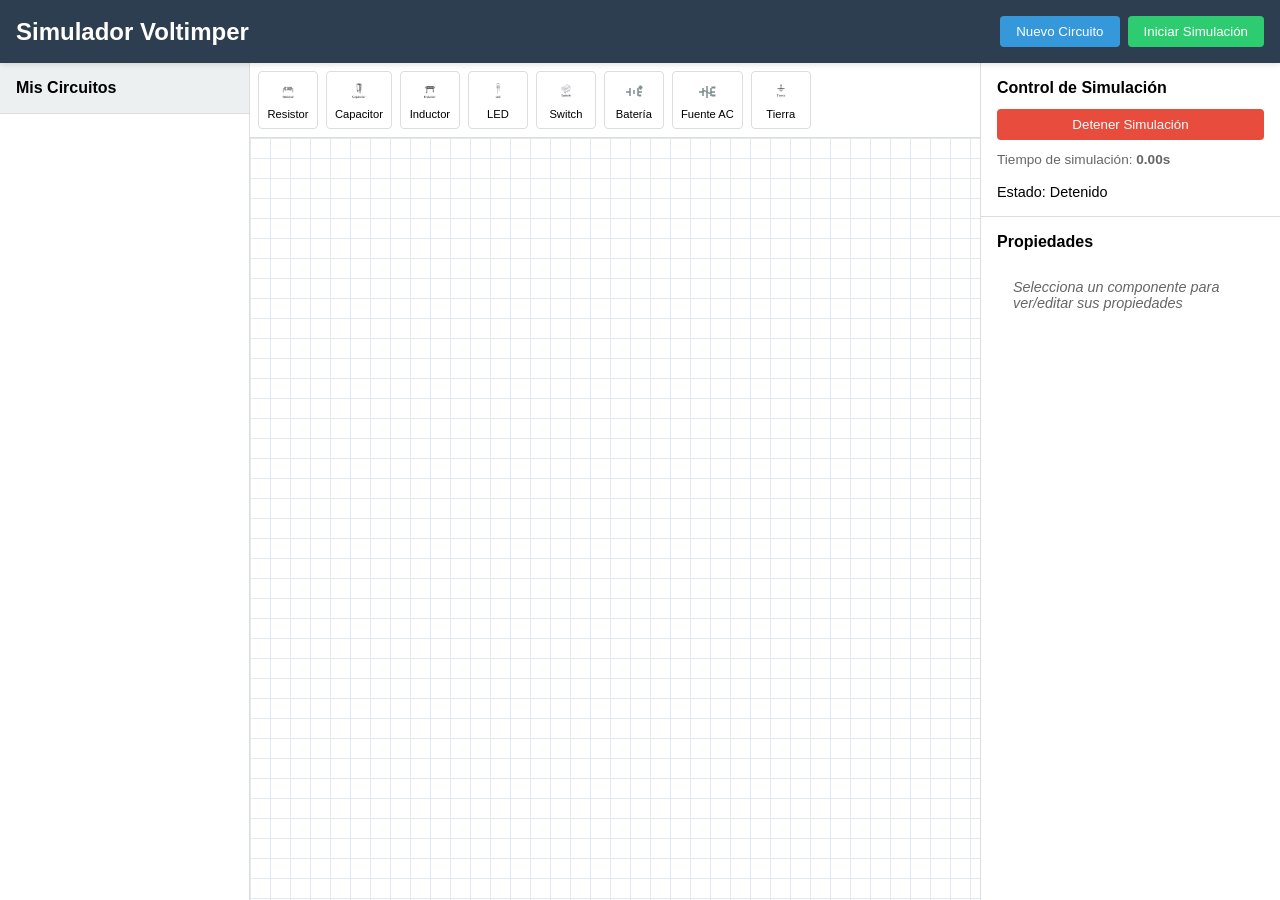
<file: index.html>
<!DOCTYPE html>
<html lang="es">
<head>
    <meta charset="UTF-8">
    <meta name="viewport" content="width=device-width, initial-scale=1.0">
    <title>Simulador voltimper</title>
    <link rel="stylesheet" href="styles.css">
</head>
<body>
    <div class="navbar">
        <h1>Simulador Voltimper</h1>
        <div class="navbar-buttons">
            <button id="newCircuitBtn" class="btn btn-primary">Nuevo Circuito</button>
            <button id="simulateBtn" class="btn btn-success">Iniciar Simulación</button>
        </div>
    </div>

    <div class="main-container">
        <div class="sidebar">
            <div class="sidebar-title">Mis Circuitos</div>
            <div id="circuitsList" class="circuits-list"></div>
        </div>

        <div class="workspace">
            <div class="components-toolbar" id="componentsToolbar">
                <button class="component-btn" data-component="resistor" title="Resistencia">
                    <img src="../images/Resistor.png" alt="Resistor Icono" class="component-icon">
                    <span class="component-label">Resistor</span>
                </button>
                <button class="component-btn" data-component="capacitor" title="Capacitor">
                    <img src="../images/Capacitor.png" alt="Capacitor Icono" class="component-icon">
                    <span class="component-label">Capacitor</span>
                </button>
                <button class="component-btn" data-component="inductor" title="Inductor">
                    <img src="../images/Inductor.png" alt="Inductor Icono" class="component-icon">
                    <span class="component-label">Inductor</span>
                </button>
                <button class="component-btn" data-component="led" title="LED">
                    <img src="../images/Led.png" alt="Led Icono" class="component-icon">
                    <span class="component-label">LED</span>
                </button>
                <button class="component-btn" data-component="switch" title="Interruptor">
                    <img src="../images/Switch.png" alt="Switch Icono" class="component-icon">
                    <span class="component-label">Switch</span>
                </button>
                <button class="component-btn" data-component="battery" title="Fuente de Voltaje DC">
                    <svg class="component-icon" viewBox="0 0 24 24">
                        <path d="M4 12 H 8 M 16 12 H 20 M 8 8 V 16 M 12 10 V 14 M 16 8 V 16"/>
                        <text x="17" y="9" font-size="5" fill="currentColor">+</text>
                        <text x="17" y="17" font-size="5" fill="currentColor">-</text>
                    </svg>
                    <span class="component-label">Batería</span>
                </button>
                <button class="component-btn" data-component="ac_source" title="Fuente de Voltaje AC">
                    <svg class="component-icon" viewBox="0 0 24 24">
                        <path d="M4 12 H 8 M 16 12 H 20 M 8 8 V 16 M 12 6 V 18 M 16 8 V 16"/>
                        <path d="M 8 12 C 10 8 14 16 16 12" stroke-width="1.5" fill="none"/>
                        <text x="17" y="9" font-size="5" fill="currentColor">~</text>
                        <text x="17" y="17" font-size="5" fill="currentColor">~</text>
                    </svg>
                    <span class="component-label">Fuente AC</span>
                </button>
                <button class="component-btn" data-component="ground" title="Tierra">
                    <img src="../images/Tierra.png" alt="Tierra Icono" class="component-icon">
                    <span class="component-label">Tierra</span>
                </button>
            </div>
            <div class="circuit-canvas" id="circuitCanvas">
                <svg id="connections-svg"></svg>
                <div id="circuitStage" class="circuit-stage"></div>
                <div id="tooltip" class="tooltip"></div>
            </div>
        </div>

        <div class="control-panel">
            <div class="panel-section">
                <div class="panel-title">Control de Simulación</div>
                <div class="simulation-controls">
                    <button id="resetSimulationBtn" class="btn btn-danger">Detener Simulación</button>
                    <div class="control-group">
                        <div class="control-label">Tiempo de simulación: <span id="simulationTime">0.00s</span></div>
                    </div>
                    <div id="simulationStatus" style="font-size: 0.9rem; margin-top: 5px;">Estado: Detenido</div>
                </div>
            </div>
            <div class="panel-section component-properties" id="componentPropertiesSection">
                <div class="panel-title" id="componentPropertiesTitle">
                    <span>Propiedades</span>
                    <button id="deleteComponentBtn" class="btn btn-danger" style="display: none;">Eliminar</button>
                </div>
                <div id="componentPropertiesContent">
                    <div class="no-component-selected">Selecciona un componente para ver/editar sus propiedades</div>
                </div>
            </div>
        </div>
    </div>

    <div id="newCircuitModal" class="modal">
        <div class="modal-content">
            <div class="modal-header">
                <div class="modal-title">Nuevo Circuito</div>
                <button class="modal-close" data-close-modal="newCircuitModal">&times;</button>
            </div>
            <div class="modal-body">
                <form id="newCircuitForm" class="new-circuit-form">
                    <div class="form-group">
                        <label class="form-label" for="circuitNameInput">Nombre del Circuito</label>
                        <input type="text" id="circuitNameInput" class="form-input" placeholder="Ej: Circuito RC Básico" required>
                    </div>
                    <div class="form-group">
                        <label class="form-label" for="circuitDescriptionInput">Descripción (opcional)</label>
                        <textarea id="circuitDescriptionInput" class="form-input" rows="3" placeholder="Breve descripción del propósito del circuito..."></textarea>
                    </div>
                    <div class="form-buttons">
                        <button type="button" class="btn btn-danger" data-close-modal="newCircuitModal">Cancelar</button>
                        <button type="submit" class="btn btn-primary">Crear Circuito</button>
                    </div>
                </form>
            </div>
        </div>
    </div>

    <div id="graphModal" class="modal">
        <div class="modal-content">
            <div class="modal-header">
                <div class="modal-title">Análisis del Circuito (Placeholder)</div>
                <button class="modal-close" data-close-modal="graphModal">&times;</button>
            </div>
        </div>
    </div>

    <div class="notification" id="notification">
        <div class="notification-title" id="notificationTitle">Título</div>
        <div class="notification-message" id="notificationMessage">Mensaje</div>
    </div>

    <script src="../script.js">

    </script>
</body>
</html>
</file>
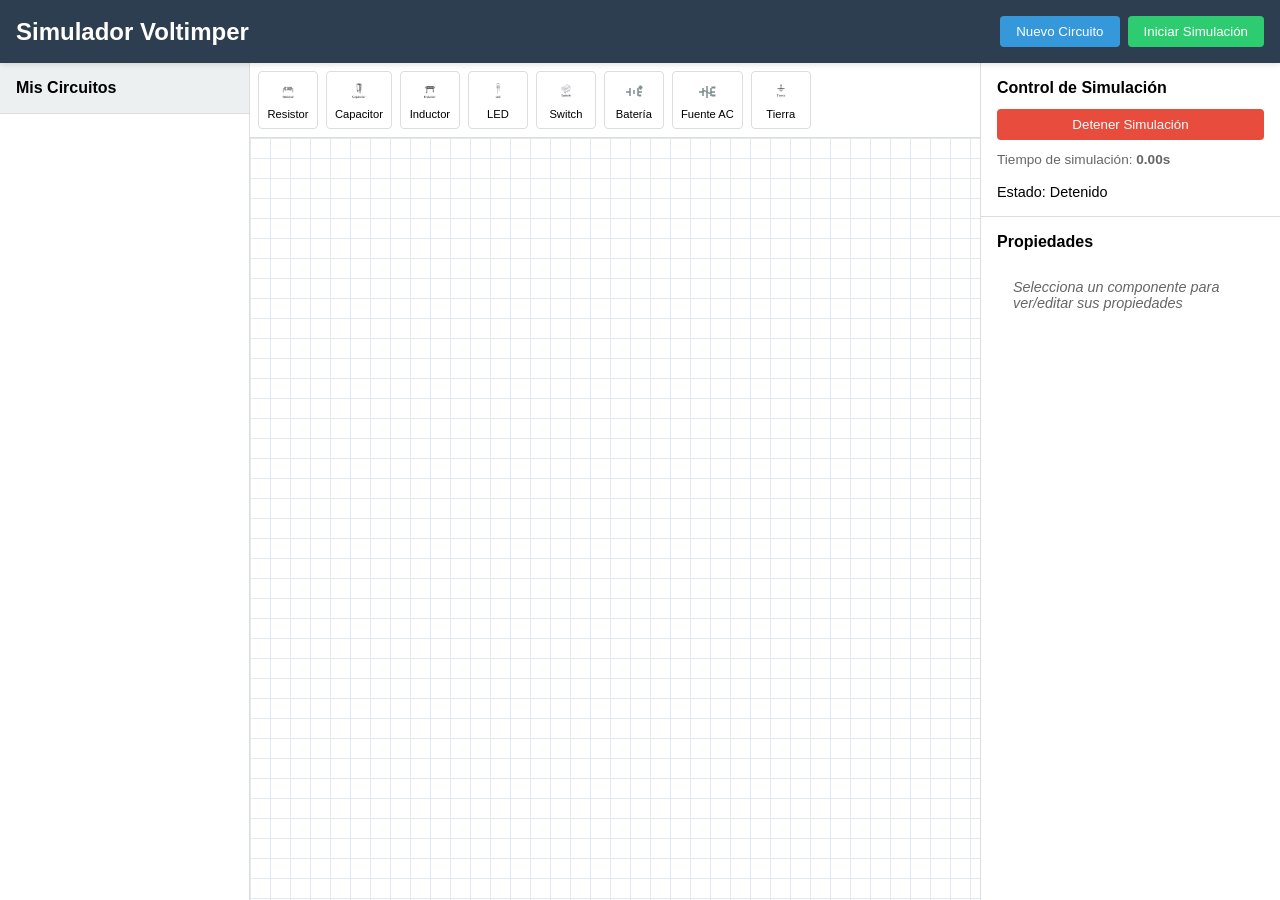
<file: Vista/SimuladorDeCircuitos.html>
<!DOCTYPE html>
<html lang="es">
<head>
    <meta charset="UTF-8">
    <meta name="viewport" content="width=device-width, initial-scale=1.0">
    <title>Simulador voltimper</title>
    <link rel="stylesheet" href="styles.css">
</head>
<body>
    <div class="navbar">
        <h1>Simulador Voltimper</h1>
        <div class="navbar-buttons">
            <button id="newCircuitBtn" class="btn btn-primary">Nuevo Circuito</button>
            <button id="simulateBtn" class="btn btn-success">Iniciar Simulación</button>
        </div>
    </div>

    <div class="main-container">
        <div class="sidebar">
            <div class="sidebar-title">Mis Circuitos</div>
            <div id="circuitsList" class="circuits-list"></div>
        </div>

        <div class="workspace">
            <div class="components-toolbar" id="componentsToolbar">
                <button class="component-btn" data-component="resistor" title="Resistencia">
                    <img src="../images/Resistor.png" alt="Resistor Icono" class="component-icon">
                    <span class="component-label">Resistor</span>
                </button>
                <button class="component-btn" data-component="capacitor" title="Capacitor">
                    <img src="../images/Capacitor.png" alt="Capacitor Icono" class="component-icon">
                    <span class="component-label">Capacitor</span>
                </button>
                <button class="component-btn" data-component="inductor" title="Inductor">
                    <img src="../images/Inductor.png" alt="Inductor Icono" class="component-icon">
                    <span class="component-label">Inductor</span>
                </button>
                <button class="component-btn" data-component="led" title="LED">
                    <img src="../images/Led.png" alt="Led Icono" class="component-icon">
                    <span class="component-label">LED</span>
                </button>
                <button class="component-btn" data-component="switch" title="Interruptor">
                    <img src="../images/Switch.png" alt="Switch Icono" class="component-icon">
                    <span class="component-label">Switch</span>
                </button>
                <button class="component-btn" data-component="battery" title="Fuente de Voltaje DC">
                    <svg class="component-icon" viewBox="0 0 24 24">
                        <path d="M4 12 H 8 M 16 12 H 20 M 8 8 V 16 M 12 10 V 14 M 16 8 V 16"/>
                        <text x="17" y="9" font-size="5" fill="currentColor">+</text>
                        <text x="17" y="17" font-size="5" fill="currentColor">-</text>
                    </svg>
                    <span class="component-label">Batería</span>
                </button>
                <button class="component-btn" data-component="ac_source" title="Fuente de Voltaje AC">
                    <svg class="component-icon" viewBox="0 0 24 24">
                        <path d="M4 12 H 8 M 16 12 H 20 M 8 8 V 16 M 12 6 V 18 M 16 8 V 16"/>
                        <path d="M 8 12 C 10 8 14 16 16 12" stroke-width="1.5" fill="none"/>
                        <text x="17" y="9" font-size="5" fill="currentColor">~</text>
                        <text x="17" y="17" font-size="5" fill="currentColor">~</text>
                    </svg>
                    <span class="component-label">Fuente AC</span>
                </button>
                <button class="component-btn" data-component="ground" title="Tierra">
                    <img src="../images/Tierra.png" alt="Tierra Icono" class="component-icon">
                    <span class="component-label">Tierra</span>
                </button>
            </div>
            <div class="circuit-canvas" id="circuitCanvas">
                <svg id="connections-svg"></svg>
                <div id="circuitStage" class="circuit-stage"></div>
                <div id="tooltip" class="tooltip"></div>
            </div>
        </div>

        <div class="control-panel">
            <div class="panel-section">
                <div class="panel-title">Control de Simulación</div>
                <div class="simulation-controls">
                    <button id="resetSimulationBtn" class="btn btn-danger">Detener Simulación</button>
                    <div class="control-group">
                        <div class="control-label">Tiempo de simulación: <span id="simulationTime">0.00s</span></div>
                    </div>
                    <div id="simulationStatus" style="font-size: 0.9rem; margin-top: 5px;">Estado: Detenido</div>
                </div>
            </div>
            <div class="panel-section component-properties" id="componentPropertiesSection">
                <div class="panel-title" id="componentPropertiesTitle">
                    <span>Propiedades</span>
                    <button id="deleteComponentBtn" class="btn btn-danger" style="display: none;">Eliminar</button>
                </div>
                <div id="componentPropertiesContent">
                    <div class="no-component-selected">Selecciona un componente para ver/editar sus propiedades</div>
                </div>
            </div>
        </div>
    </div>

    <div id="newCircuitModal" class="modal">
        <div class="modal-content">
            <div class="modal-header">
                <div class="modal-title">Nuevo Circuito</div>
                <button class="modal-close" data-close-modal="newCircuitModal">&times;</button>
            </div>
            <div class="modal-body">
                <form id="newCircuitForm" class="new-circuit-form">
                    <div class="form-group">
                        <label class="form-label" for="circuitNameInput">Nombre del Circuito</label>
                        <input type="text" id="circuitNameInput" class="form-input" placeholder="Ej: Circuito RC Básico" required>
                    </div>
                    <div class="form-group">
                        <label class="form-label" for="circuitDescriptionInput">Descripción (opcional)</label>
                        <textarea id="circuitDescriptionInput" class="form-input" rows="3" placeholder="Breve descripción del propósito del circuito..."></textarea>
                    </div>
                    <div class="form-buttons">
                        <button type="button" class="btn btn-danger" data-close-modal="newCircuitModal">Cancelar</button>
                        <button type="submit" class="btn btn-primary">Crear Circuito</button>
                    </div>
                </form>
            </div>
        </div>
    </div>

    <div id="graphModal" class="modal">
        <div class="modal-content">
            <div class="modal-header">
                <div class="modal-title">Análisis del Circuito (Placeholder)</div>
                <button class="modal-close" data-close-modal="graphModal">&times;</button>
            </div>
        </div>
    </div>

    <div class="notification" id="notification">
        <div class="notification-title" id="notificationTitle">Título</div>
        <div class="notification-message" id="notificationMessage">Mensaje</div>
    </div>

    <script src="../script.js">

    </script>
</body>
</html>
</file>
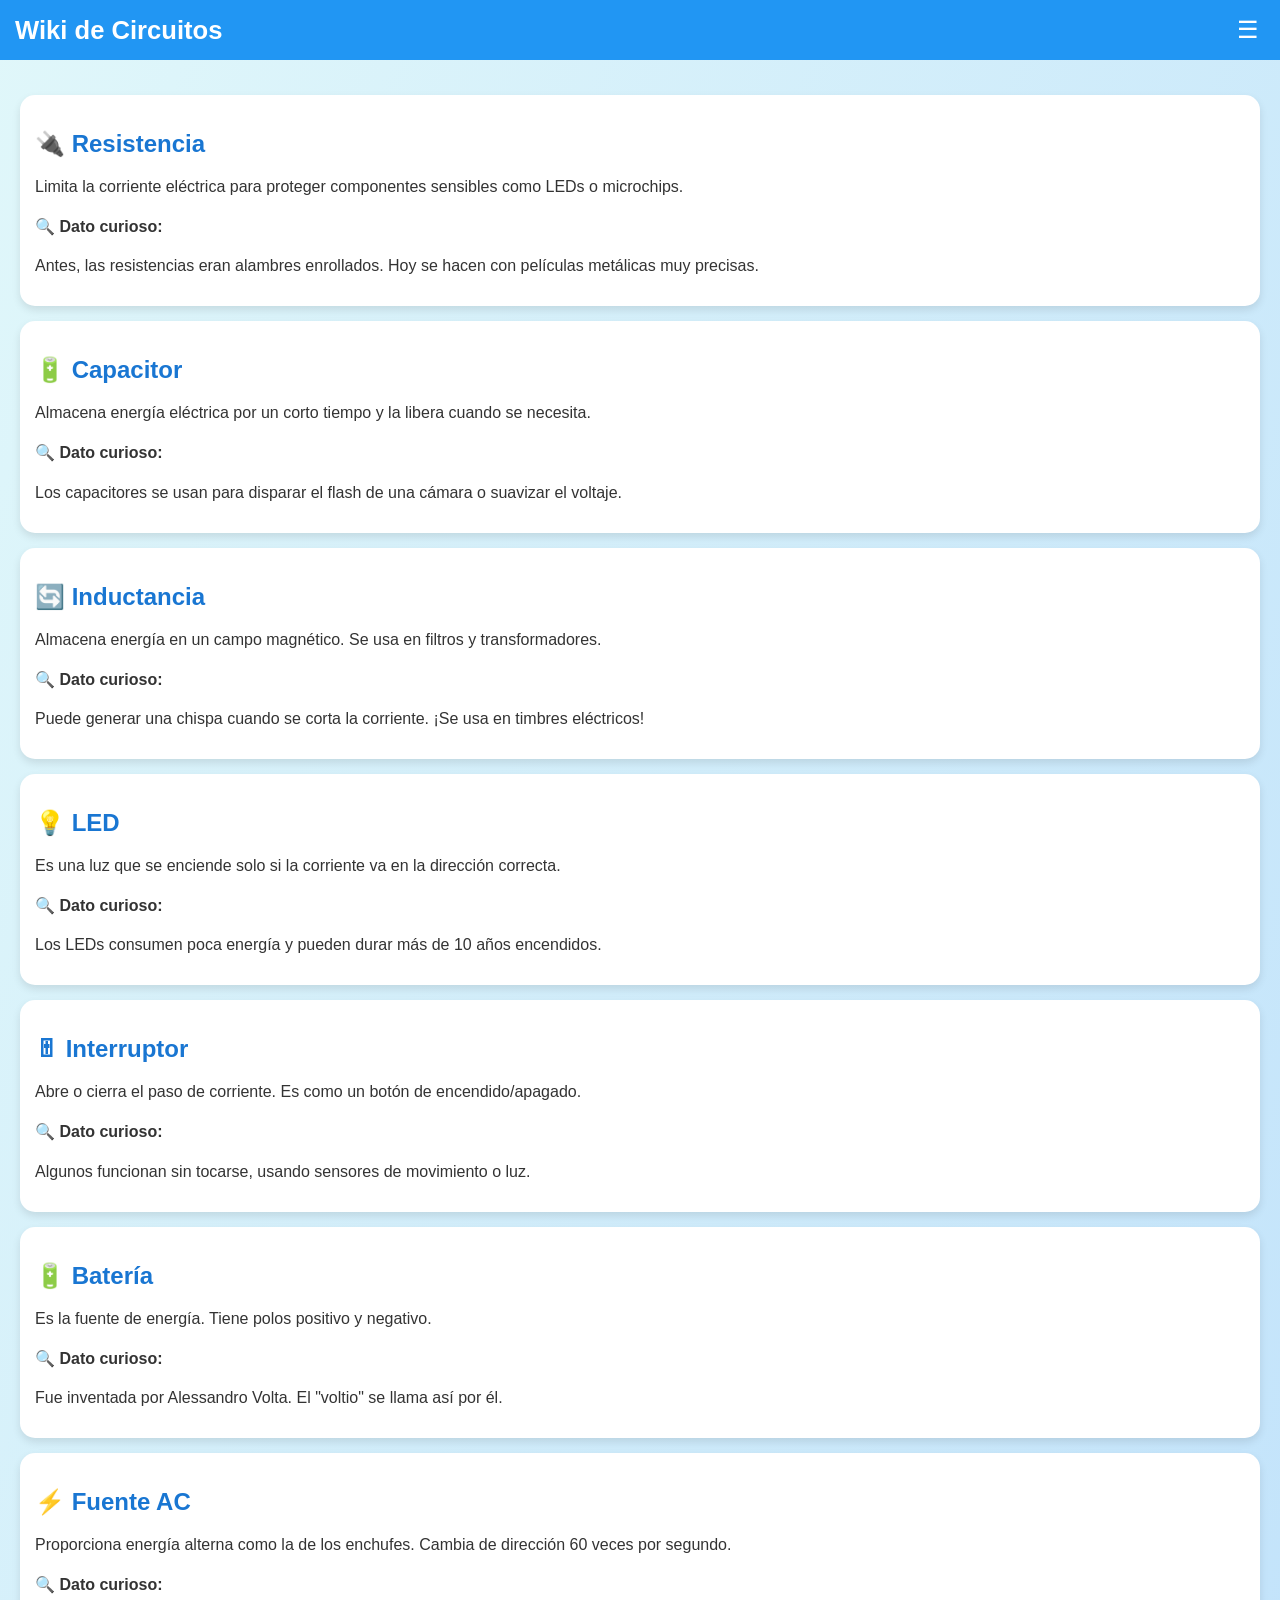
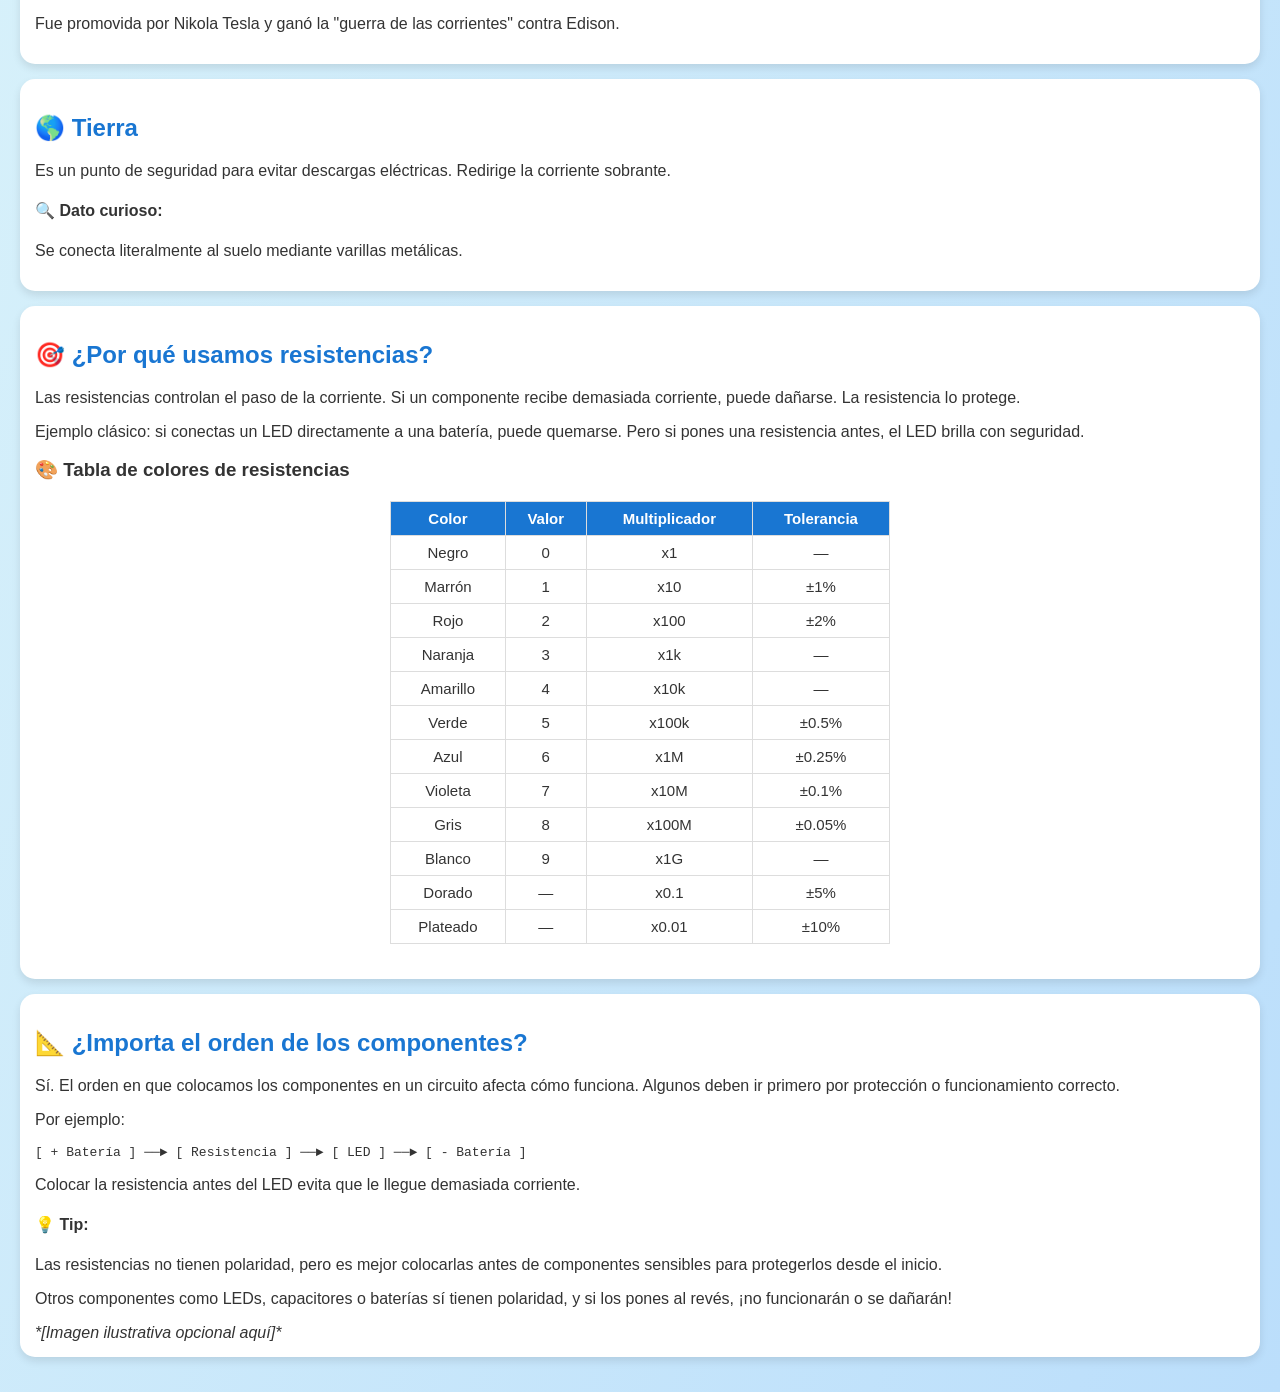
<file: Vista/Wiki.html>
<!DOCTYPE html>
<html lang="es">
<head>
  <meta charset="UTF-8" />
  <meta name="viewport" content="width=device-width, initial-scale=1.0"/>
  <title>Wiki De Circuito</title>
  <style>
    body {
      margin: 0;
      font-family: 'Comic Sans MS', cursive, sans-serif;
      background: linear-gradient(to bottom right, #e0f7fa, #bbdefb);
      color: #333;
    }

    header {
      background-color: #2196f3;
      color: white;
      padding: 15px;
      display: flex;
      justify-content: space-between;
      align-items: center;
    }

    header h1 {
      margin: 0;
      font-size: 1.6em;
    }

    .menu-toggle {
      font-size: 1.5em;
      cursor: pointer;
      background: none;
      border: none;
      color: white;
    }

    nav {
      display: none;
      flex-direction: column;
      background-color: #64b5f6;
    }

    nav a {
      padding: 12px 20px;
      color: white;
      text-decoration: none;
      border-top: 1px solid #42a5f5;
    }

    nav a:hover {
      background-color: #1e88e5;
    }

    section {
      padding: 20px;
    }

    h2 {
      color: #1976d2;
    }

    .componente {
      background: #fff;
      border-radius: 15px;
      padding: 15px;
      margin: 15px 0;
      box-shadow: 0 4px 8px rgba(0,0,0,0.1);
    }

    table {
      width: 100%;
      max-width: 500px;
      margin: 20px auto;
      border-collapse: collapse;
      font-size: 15px;
    }

    table th, table td {
      padding: 8px;
      border: 1px solid #ddd;
      text-align: center;
    }

    table thead {
      background-color: #1976d2;
      color: white;
    }

    @media (max-width: 600px) {
      nav {
        width: 100%;
      }
    }
  </style>
</head>
<body>

<header>
  <h1>Wiki de Circuitos</h1>
  <button class="menu-toggle" onclick="toggleMenu()">☰</button>
</header>

<nav id="menu">
  <a href="#resistencia">Resistencia</a>
  <a href="#capacitor">Capacitor</a>
  <a href="#inductancia">Inductancia</a>
  <a href="#led">LED</a>
  <a href="#switch">Interruptor</a>
  <a href="#bateria">Batería</a>
  <a href="#fuenteac">Fuente AC</a>
  <a href="#tierra">Tierra</a>
  <a href="#porqueresistencia">Uso y colores</a>
  <a href="#orden">Orden en los circuitos</a>
</nav>

<section>
  <div id="resistencia" class="componente">
    <h2>🔌 Resistencia</h2>
    <p>Limita la corriente eléctrica para proteger componentes sensibles como LEDs o microchips.</p>
    <h4>🔍 Dato curioso:</h4>
    <p>Antes, las resistencias eran alambres enrollados. Hoy se hacen con películas metálicas muy precisas.</p>
  </div>

  <div id="capacitor" class="componente">
    <h2>🔋 Capacitor</h2>
    <p>Almacena energía eléctrica por un corto tiempo y la libera cuando se necesita.</p>
    <h4>🔍 Dato curioso:</h4>
    <p>Los capacitores se usan para disparar el flash de una cámara o suavizar el voltaje.</p>
  </div>

  <div id="inductancia" class="componente">
    <h2>🔄 Inductancia</h2>
    <p>Almacena energía en un campo magnético. Se usa en filtros y transformadores.</p>
    <h4>🔍 Dato curioso:</h4>
    <p>Puede generar una chispa cuando se corta la corriente. ¡Se usa en timbres eléctricos!</p>
  </div>

  <div id="led" class="componente">
    <h2>💡 LED</h2>
    <p>Es una luz que se enciende solo si la corriente va en la dirección correcta.</p>
    <h4>🔍 Dato curioso:</h4>
    <p>Los LEDs consumen poca energía y pueden durar más de 10 años encendidos.</p>
  </div>

  <div id="switch" class="componente">
    <h2>🎚 Interruptor</h2>
    <p>Abre o cierra el paso de corriente. Es como un botón de encendido/apagado.</p>
    <h4>🔍 Dato curioso:</h4>
    <p>Algunos funcionan sin tocarse, usando sensores de movimiento o luz.</p>
  </div>

  <div id="bateria" class="componente">
    <h2>🔋 Batería</h2>
    <p>Es la fuente de energía. Tiene polos positivo y negativo.</p>
    <h4>🔍 Dato curioso:</h4>
    <p>Fue inventada por Alessandro Volta. El "voltio" se llama así por él.</p>
  </div>

  <div id="fuenteac" class="componente">
    <h2>⚡ Fuente AC</h2>
    <p>Proporciona energía alterna como la de los enchufes. Cambia de dirección 60 veces por segundo.</p>
    <h4>🔍 Dato curioso:</h4>
    <p>Fue promovida por Nikola Tesla y ganó la "guerra de las corrientes" contra Edison.</p>
  </div>

  <div id="tierra" class="componente">
    <h2>🌎 Tierra</h2>
    <p>Es un punto de seguridad para evitar descargas eléctricas. Redirige la corriente sobrante.</p>
    <h4>🔍 Dato curioso:</h4>
    <p>Se conecta literalmente al suelo mediante varillas metálicas.</p>
  </div>

  <div id="porqueresistencia" class="componente">
    <h2>🎯 ¿Por qué usamos resistencias?</h2>
    <p>Las resistencias controlan el paso de la corriente. Si un componente recibe demasiada corriente, puede dañarse. La resistencia lo protege.</p>
    <p>Ejemplo clásico: si conectas un LED directamente a una batería, puede quemarse. Pero si pones una resistencia antes, el LED brilla con seguridad.</p>
    <h3>🎨 Tabla de colores de resistencias</h3>
    <table>
      <thead>
        <tr>
          <th>Color</th><th>Valor</th><th>Multiplicador</th><th>Tolerancia</th>
        </tr>
      </thead>
      <tbody>
        <tr><td>Negro</td><td>0</td><td>x1</td><td>—</td></tr>
        <tr><td>Marrón</td><td>1</td><td>x10</td><td>±1%</td></tr>
        <tr><td>Rojo</td><td>2</td><td>x100</td><td>±2%</td></tr>
        <tr><td>Naranja</td><td>3</td><td>x1k</td><td>—</td></tr>
        <tr><td>Amarillo</td><td>4</td><td>x10k</td><td>—</td></tr>
        <tr><td>Verde</td><td>5</td><td>x100k</td><td>±0.5%</td></tr>
        <tr><td>Azul</td><td>6</td><td>x1M</td><td>±0.25%</td></tr>
        <tr><td>Violeta</td><td>7</td><td>x10M</td><td>±0.1%</td></tr>
        <tr><td>Gris</td><td>8</td><td>x100M</td><td>±0.05%</td></tr>
        <tr><td>Blanco</td><td>9</td><td>x1G</td><td>—</td></tr>
        <tr><td>Dorado</td><td>—</td><td>x0.1</td><td>±5%</td></tr>
        <tr><td>Plateado</td><td>—</td><td>x0.01</td><td>±10%</td></tr>
      </tbody>
    </table>
  </div>

  <div id="orden" class="componente">
    <h2>📐 ¿Importa el orden de los componentes?</h2>
    <p>Sí. El orden en que colocamos los componentes en un circuito afecta cómo funciona. Algunos deben ir primero por protección o funcionamiento correcto.</p>
    <p>Por ejemplo:</p>
    <pre><code>[ + Batería ] ──► [ Resistencia ] ──► [ LED ] ──► [ - Batería ]</code></pre>
    <p>Colocar la resistencia antes del LED evita que le llegue demasiada corriente.</p>
    <h4>💡 Tip:</h4>
    <p>Las resistencias no tienen polaridad, pero es mejor colocarlas antes de componentes sensibles para protegerlos desde el inicio.</p>
    <p>Otros componentes como LEDs, capacitores o baterías sí tienen polaridad, y si los pones al revés, ¡no funcionarán o se dañarán!</p>
    <em>*[Imagen ilustrativa opcional aquí]*</em>
  </div>
</section>

<script>
  function toggleMenu() {
    const menu = document.getElementById("menu");
    menu.style.display = (menu.style.display === "flex") ? "none" : "flex";
  }
</script>

</body>
</html>
</file>
<file: styles.css>
:root {
    --primary-color: #3498db;
    --secondary-color: #2ecc71;
    --danger-color: #e74c3c;
    --dark-color: #2c3e50;
    --light-color: #ecf0f1;
    --component-color: #7f8c8d;
    --current-color: #f39c12;
    --wire-color: #34495e;
    --terminal-color: #95a5a6;
    --terminal-hover-color: var(--primary-color);
    --terminal-connected-color: var(--secondary-color);
    --ac-source-color: #9b59b6;
    --inductor-color: #16a085;
}

* {
    margin: 0;
    padding: 0;
    box-sizing: border-box;
    font-family: 'Segoe UI', Tahoma, Geneva, Verdana, sans-serif;
}

body {
    display: flex;
    flex-direction: column;
    height: 100vh;
    overflow: hidden;
    background-color: #f5f7fa;
}

.navbar {
    background-color: var(--dark-color);
    color: white;
    padding: 1rem;
    display: flex;
    justify-content: space-between;
    align-items: center;
    box-shadow: 0 2px 5px rgba(0, 0, 0, 0.1);
    z-index: 10;
}

.navbar h1 {
    font-size: 1.5rem;
    margin: 0;
}

.navbar-buttons {
    display: flex;
    gap: 0.5rem;
}

.btn {
    padding: 0.5rem 1rem;
    border: none;
    border-radius: 4px;
    cursor: pointer;
    font-weight: 500;
    transition: all 0.2s;
}

.btn-primary {
    background-color: var(--primary-color);
    color: white;
}

.btn-primary:hover { background-color: #2980b9; }
.btn-success { background-color: var(--secondary-color); color: white; }
.btn-success:hover { background-color: #27ae60; }
.btn-danger { background-color: var(--danger-color); color: white; }
.btn-danger:hover { background-color: #c0392b; }

.main-container {
    display: flex;
    flex: 1;
    overflow: hidden;
}

.sidebar {
    width: 250px;
    background-color: white;
    border-right: 1px solid #ddd;
    display: flex;
    flex-direction: column;
    overflow: hidden;
}

.sidebar-title {
    padding: 1rem;
    font-weight: 600;
    background-color: var(--light-color);
    border-bottom: 1px solid #ddd;
}

.circuits-list {
    flex: 1;
    overflow-y: auto;
    padding: 0.5rem;
}

.circuit-item {
    padding: 0.75rem;
    margin-bottom: 0.5rem;
    background-color: #f8f9fa;
    border-radius: 4px;
    cursor: pointer;
    transition: all 0.2s;
    border-left: 3px solid transparent;
}

.circuit-item:hover {
    background-color: #edf2f7;
}

.circuit-item.active {
    background-color: #e3f2fd;
    border-left: 3px solid var(--primary-color);
}

.circuit-item-name {
    font-weight: 500;
    margin-bottom: 0.25rem;
    word-break: break-all;
}

.circuit-item-info {
    font-size: 0.8rem;
    color: #666;
    word-break: break-all;
}

.circuit-item button {
    float: right;
    margin-left: 5px;
    padding: 2px 5px;
    font-size: 0.7rem;
    cursor: pointer;
}

.workspace {
    flex: 1;
    display: flex;
    flex-direction: column;
    overflow: hidden;
    position: relative;
}

.components-toolbar {
    padding: 0.5rem;
    background-color: white;
    border-bottom: 1px solid #ddd;
    display: flex;
    gap: 0.5rem;
    overflow-x: auto;
}

.component-btn {
    padding: 0.5rem;
    border: 1px solid #ddd;
    border-radius: 4px;
    background-color: white;
    cursor: pointer;
    display: flex;
    flex-direction: column;
    align-items: center;
    gap: 0.25rem;
    min-width: 60px;
    transition: all 0.2s;
}

.component-btn:hover {
    background-color: #f5f7fa;
    border-color: #ccc;
}

.component-btn.active {
    background-color: #e3f2fd;
    border-color: var(--primary-color);
}

.component-icon {
    width: 24px;
    height: 24px;
    stroke: var(--component-color);
    stroke-width: 1.5;
    fill: none;
}

.component-label {
    font-size: 0.7rem;
    text-align: center;
}

.circuit-canvas {
    flex: 1;
    background-color: #ffffff;
    background-image:
        linear-gradient(to right, #e2e8f0 1px, transparent 1px),
        linear-gradient(to bottom, #e2e8f0 1px, transparent 1px);
    background-size: 20px 20px;
    overflow: hidden;
    position: relative;
}

.circuit-stage {
    width: 100%;
    height: 100%;
    position: absolute;
    top: 0;
    left: 0;
    overflow: hidden;
    z-index: 1;
}

#connections-svg {
    width: 100%;
    height: 100%;
    position: absolute;
    top: 0;
    left: 0;
    pointer-events: none;
    z-index: 0;
}

#connections-svg .connection-wire {
    stroke: var(--wire-color);
    stroke-width: 2.5px;
    stroke-linecap: round;
    transition: stroke 0.2s ease-in-out;
}

#connections-svg .connection-wire.active {
    stroke: var(--current-color);
}

#connections-svg .temp-wire {
    stroke: var(--primary-color);
    stroke-width: 2px;
    stroke-dasharray: 5, 5;
}

.component {
    position: absolute;
    background-color: white;
    border: 1px solid #aaa;
    border-radius: 4px;
    padding: 5px;
    min-width: 60px;
    display: flex;
    flex-direction: column;
    align-items: center;
    cursor: move;
    user-select: none;
    box-shadow: 0 1px 2px rgba(0, 0, 0, 0.1);
    z-index: 1;
    transition: box-shadow 0.2s, border-color 0.2s;
}

.component.selected {
    border-color: var(--primary-color);
    box-shadow: 0 0 0 3px rgba(52, 152, 219, 0.4);
}

.component.connecting {
    cursor: crosshair;
}

.component-header {
    display: flex;
    justify-content: space-between;
    width: 100%;
    margin-bottom: 4px;
    font-size: 0.7rem;
    color: #555;
}

.component-name { font-weight: 500; }
.component-value { font-size: 0.7rem; }

.component-visual {
    width: 100%;
    height: 30px;
    display: flex;
    align-items: center;
    justify-content: center;
    margin-bottom: 4px;
}

.component-visual svg {
    width: 32px;
    height: 32px;
    stroke: var(--dark-color);
    stroke-width: 1.5;
    fill: none;
}

.component-terminal {
    position: absolute;
    width: 12px;
    height: 12px;
    background-color: var(--terminal-color);
    border-radius: 50%;
    border: 2px solid white;
    box-shadow: 0 0 3px rgba(0,0,0,0.2);
    z-index: 2;
    cursor: crosshair;
    transition: background-color 0.2s;
}

.component-terminal:hover {
    background-color: var(--terminal-hover-color);
}

.component-terminal.connected {
    /* background-color: var(--terminal-connected-color); */
}

.terminal-left { left: -7px; top: 50%; transform: translateY(-50%); }
.terminal-right { right: -7px; top: 50%; transform: translateY(-50%); }
.terminal-top { top: -7px; left: 50%; transform: translateX(-50%); }
.terminal-bottom { bottom: -7px; left: 50%; transform: translateX(-50%); }

.control-panel {
    width: 300px;
    background-color: white;
    border-left: 1px solid #ddd;
    display: flex;
    flex-direction: column;
    overflow: hidden;
}

.panel-section {
    padding: 1rem;
    border-bottom: 1px solid #ddd;
}

.panel-section:last-child { border-bottom: none; }

.panel-title {
    font-weight: 600;
    margin-bottom: 0.75rem;
    display: flex;
    justify-content: space-between;
    align-items: center;
}

.panel-title button {
    padding: 2px 6px;
    font-size: 0.8rem;
}

.simulation-controls {
    display: flex;
    flex-direction: column;
    gap: 0.75rem;
}

#simulationTime { font-weight: bold; }

.control-group {
    display: flex;
    flex-direction: column;
    gap: 0.25rem;
}

.control-label {
    font-size: 0.85rem;
    color: #666;
}

.slider-container {
    display: flex;
    align-items: center;
    gap: 0.5rem;
}

.slider { flex: 1; }

.slider-value {
    font-size: 0.85rem;
    width: 40px;
    text-align: right;
}

.component-properties {
    flex: 1;
    overflow-y: auto;
}

.no-component-selected {
    color: #666;
    font-style: italic;
    font-size: 0.9rem;
    padding: 1rem;
}

.property-group {
    margin-bottom: 0.75rem;
}

.property-item {
    display: flex;
    align-items: center;
    margin-bottom: 0.5rem;
    gap: 0.5rem;
}

.property-label {
    width: 80px;
    font-size: 0.85rem;
    color: #555;
    text-align: right;
    flex-shrink: 0;
}

.property-input {
    flex: 1;
    padding: 0.35rem 0.5rem;
    border: 1px solid #ccc;
    border-radius: 4px;
    font-size: 0.85rem;
}

.property-input[type="number"] {
    /* Estilos específicos para números si es necesario */
}

.property-unit {
    font-size: 0.85rem;
    color: #777;
}

.modal {
    position: fixed;
    top: 0;
    left: 0;
    right: 0;
    bottom: 0;
    background-color: rgba(0, 0, 0, 0.5);
    display: none;
    justify-content: center;
    align-items: center;
    z-index: 999;
}

.modal.active { display: flex; }

.modal-content {
    background-color: white;
    border-radius: 8px;
    box-shadow: 0 4px 12px rgba(0, 0, 0, 0.2);
    width: 80%;
    max-width: 600px;
    max-height: 90vh;
    overflow-y: auto;
    display: flex;
    flex-direction: column;
}

.modal-header {
    padding: 1rem;
    border-bottom: 1px solid #ddd;
    display: flex;
    justify-content: space-between;
    align-items: center;
}

.modal-title { font-weight: 600; font-size: 1.25rem; }

.modal-close {
    background: none;
    border: none;
    font-size: 1.5rem;
    cursor: pointer;
    color: #666;
}

.modal-close:hover { color: var(--danger-color); }

.modal-body {
    padding: 1.5rem;
    flex: 1;
    overflow-y: auto;
}

.graph-container {
    width: 100%;
    height: 300px;
    margin-bottom: 1.5rem;
    background-color: #f0f0f0;
    display:flex;
    align-items:center;
    justify-content:center;
    color:#888;
    font-style:italic;
}

.formula-container {
    background-color: #f8f9fa;
    padding: 1rem;
    border-radius: 4px;
    margin-top: 1rem;
    font-family: 'Courier New', monospace;
    overflow-x: auto;
}

.tabs {
    display: flex;
    border-bottom: 1px solid #ddd;
    margin-bottom: 1rem;
}

.tab {
    padding: 0.75rem 1rem;
    cursor: pointer;
    border-bottom: 2px solid transparent;
    color: #555;
}

.tab:hover { background-color: #f5f5f5; }

.tab.active {
    border-bottom: 2px solid var(--primary-color);
    color: var(--primary-color);
    font-weight: 500;
}

.tab-content { display: none; }
.tab-content.active { display: block; }

.new-circuit-form {
    display: flex;
    flex-direction: column;
    gap: 1rem;
}

.form-group {
    display: flex;
    flex-direction: column;
    gap: 0.25rem;
}

.form-label {
    font-weight: 500;
    font-size: 0.9rem;
}

.form-input {
    padding: 0.6rem;
    border: 1px solid #ddd;
    border-radius: 4px;
    font-size: 0.95rem;
}

.form-buttons {
    display: flex;
    justify-content: flex-end;
    gap: 0.5rem;
    margin-top: 1rem;
}

.tooltip {
    position: absolute;
    background-color: rgba(0, 0, 0, 0.8);
    color: white;
    padding: 0.25rem 0.5rem;
    border-radius: 4px;
    font-size: 0.8rem;
    z-index: 1000;
    pointer-events: none;
    white-space: nowrap;
    display: none;
}

.notification {
    position: fixed;
    bottom: 20px;
    right: 20px;
    padding: 0.75rem 1rem;
    background-color: white;
    border-left: 4px solid var(--primary-color);
    border-radius: 4px;
    box-shadow: 0 2px 8px rgba(0, 0, 0, 0.15);
    z-index: 999;
    transform: translateX(120%);
    transition: transform 0.3s ease-out;
    min-width: 250px;
}

.notification.show { transform: translateX(0); }
.notification.success { border-left-color: var(--secondary-color); }
.notification.error { border-left-color: var(--danger-color); }
.notification-title { font-weight: 500; margin-bottom: 0.25rem; }
.notification-message { font-size: 0.85rem; color: #666; }

.loading-spinner {
    border: 4px solid rgba(0, 0, 0, 0.1);
    border-radius: 50%;
    border-top: 4px solid var(--primary-color);
    width: 24px;
    height: 24px;
    animation: spin 1s linear infinite;
    margin: 20px auto;
}

@keyframes spin {
    0% { transform: rotate(0deg); }
    100% { transform: rotate(360deg); }
}

.led-visual {
    width: 20px;
    height: 20px;
    border-radius: 50%;
    background-color: #777;
    border: 2px solid #555;
    transition: all 0.3s;
    box-shadow: inset 0 0 5px rgba(0,0,0,0.2);
}

.led-visual.on {
    background-color: #f1c40f;
    border-color: #f39c12;
    box-shadow: 0 0 12px rgba(241, 196, 15, 0.9), inset 0 0 5px rgba(255,255,255,0.3);
}

.switch-visual {
    width: 30px;
    height: 10px;
    background-color: #ccc;
    border: 1px solid #999;
    position: relative;
    border-radius: 2px;
    cursor: pointer;
}

.switch-visual::before {
    content: '';
    position: absolute;
    width: 4px;
    height: 14px;
    background-color: #666;
    top: -3px;
    left: 4px;
    transform-origin: bottom center;
    transform: rotate(-45deg);
    transition: transform 0.2s ease-in-out, left 0.2s ease-in-out;
    border-radius: 1px;
}

.switch-visual.on::before {
    transform: rotate(45deg);
    left: 22px;
}

/* Estilos específicos para la fuente AC */
.ac-source-visual {
    position: relative;
    width: 100%;
    height: 30px;
    margin-bottom: 4px;
}

.ac-source-visual svg {
    width: 32px;
    height: 32px;
    stroke: var(--ac-source-color);
}

.ac-source-waveform {
    width: 100%;
    height: 20px;
    margin-top: 5px;
    background-color: #f8f9fa;
    border: 1px solid #ddd;
    border-radius: 3px;
    overflow: hidden;
    position: relative;
}

.ac-source-waveform::before {
    content: "";
    position: absolute;
    top: 50%;
    left: 0;
    right: 0;
    height: 2px;
    background-color: #ddd;
}

.ac-source-waveform-preview {
    position: absolute;
    top: 0;
    left: 0;
    right: 0;
    bottom: 0;
    background: repeating-linear-gradient(
        to right,
        transparent,
        transparent 19px,
        #f0f0f0 19px,
        #f0f0f0 20px
    );
}

/* Estilos específicos para el inductor */
.inductor-visual {
    width: 100%;
    height: 20px;
    position: relative;
    margin: 5px 0;
}

.inductor-coil {
    position: absolute;
    top: 0;
    left: 0;
    right: 0;
    height: 20px;
    background: 
        radial-gradient(circle at 10px 10px, transparent 5px, var(--inductor-color) 5px, var(--inductor-color) 7px, transparent 7px),
        radial-gradient(circle at 30px 10px, transparent 5px, var(--inductor-color) 5px, var(--inductor-color) 7px, transparent 7px),
        radial-gradient(circle at 50px 10px, transparent 5px, var(--inductor-color) 5px, var(--inductor-color) 7px, transparent 7px);
    background-size: 60px 20px;
}

/* Estilo para componentes durante simulación */
.component.simulating {
    animation: pulse 1.5s infinite;
}

@keyframes pulse {
    0% { box-shadow: 0 0 0 0 rgba(243, 156, 18, 0.4); }
    70% { box-shadow: 0 0 0 10px rgba(243, 156, 18, 0); }
    100% { box-shadow: 0 0 0 0 rgba(243, 156, 18, 0); }
}

/* Estilo para conexiones activas durante simulación */
.connection-wire.active {
    stroke: var(--current-color);
    animation: wirePulse 1s infinite;
}

@keyframes wirePulse {
    0% { stroke-width: 2.5px; }
    50% { stroke-width: 3.5px; }
    100% { stroke-width: 2.5px; }
}
</file>
<file: Vista/styles.css>
:root {
    --primary-color: #3498db;
    --secondary-color: #2ecc71;
    --danger-color: #e74c3c;
    --dark-color: #2c3e50;
    --light-color: #ecf0f1;
    --component-color: #7f8c8d;
    --current-color: #f39c12;
    --wire-color: #34495e;
    --terminal-color: #95a5a6;
    --terminal-hover-color: var(--primary-color);
    --terminal-connected-color: var(--secondary-color);
    --ac-source-color: #9b59b6;
    --inductor-color: #16a085;
}

* {
    margin: 0;
    padding: 0;
    box-sizing: border-box;
    font-family: 'Segoe UI', Tahoma, Geneva, Verdana, sans-serif;
}

body {
    display: flex;
    flex-direction: column;
    height: 100vh;
    overflow: hidden;
    background-color: #f5f7fa;
}

.navbar {
    background-color: var(--dark-color);
    color: white;
    padding: 1rem;
    display: flex;
    justify-content: space-between;
    align-items: center;
    box-shadow: 0 2px 5px rgba(0, 0, 0, 0.1);
    z-index: 10;
}

.navbar h1 {
    font-size: 1.5rem;
    margin: 0;
}

.navbar-buttons {
    display: flex;
    gap: 0.5rem;
}

.btn {
    padding: 0.5rem 1rem;
    border: none;
    border-radius: 4px;
    cursor: pointer;
    font-weight: 500;
    transition: all 0.2s;
}

.btn-primary {
    background-color: var(--primary-color);
    color: white;
}

.btn-primary:hover { background-color: #2980b9; }
.btn-success { background-color: var(--secondary-color); color: white; }
.btn-success:hover { background-color: #27ae60; }
.btn-danger { background-color: var(--danger-color); color: white; }
.btn-danger:hover { background-color: #c0392b; }

.main-container {
    display: flex;
    flex: 1;
    overflow: hidden;
}

.sidebar {
    width: 250px;
    background-color: white;
    border-right: 1px solid #ddd;
    display: flex;
    flex-direction: column;
    overflow: hidden;
}

.sidebar-title {
    padding: 1rem;
    font-weight: 600;
    background-color: var(--light-color);
    border-bottom: 1px solid #ddd;
}

.circuits-list {
    flex: 1;
    overflow-y: auto;
    padding: 0.5rem;
}

.circuit-item {
    padding: 0.75rem;
    margin-bottom: 0.5rem;
    background-color: #f8f9fa;
    border-radius: 4px;
    cursor: pointer;
    transition: all 0.2s;
    border-left: 3px solid transparent;
}

.circuit-item:hover {
    background-color: #edf2f7;
}

.circuit-item.active {
    background-color: #e3f2fd;
    border-left: 3px solid var(--primary-color);
}

.circuit-item-name {
    font-weight: 500;
    margin-bottom: 0.25rem;
    word-break: break-all;
}

.circuit-item-info {
    font-size: 0.8rem;
    color: #666;
    word-break: break-all;
}

.circuit-item button {
    float: right;
    margin-left: 5px;
    padding: 2px 5px;
    font-size: 0.7rem;
    cursor: pointer;
}

.workspace {
    flex: 1;
    display: flex;
    flex-direction: column;
    overflow: hidden;
    position: relative;
}

.components-toolbar {
    padding: 0.5rem;
    background-color: white;
    border-bottom: 1px solid #ddd;
    display: flex;
    gap: 0.5rem;
    overflow-x: auto;
}

.component-btn {
    padding: 0.5rem;
    border: 1px solid #ddd;
    border-radius: 4px;
    background-color: white;
    cursor: pointer;
    display: flex;
    flex-direction: column;
    align-items: center;
    gap: 0.25rem;
    min-width: 60px;
    transition: all 0.2s;
}

.component-btn:hover {
    background-color: #f5f7fa;
    border-color: #ccc;
}

.component-btn.active {
    background-color: #e3f2fd;
    border-color: var(--primary-color);
}

.component-icon {
    width: 24px;
    height: 24px;
    stroke: var(--component-color);
    stroke-width: 1.5;
    fill: none;
}

.component-label {
    font-size: 0.7rem;
    text-align: center;
}

.circuit-canvas {
    flex: 1;
    background-color: #ffffff;
    background-image:
        linear-gradient(to right, #e2e8f0 1px, transparent 1px),
        linear-gradient(to bottom, #e2e8f0 1px, transparent 1px);
    background-size: 20px 20px;
    overflow: hidden;
    position: relative;
}

.circuit-stage {
    width: 100%;
    height: 100%;
    position: absolute;
    top: 0;
    left: 0;
    overflow: hidden;
    z-index: 1;
}

#connections-svg {
    width: 100%;
    height: 100%;
    position: absolute;
    top: 0;
    left: 0;
    pointer-events: none;
    z-index: 0;
}

#connections-svg .connection-wire {
    stroke: var(--wire-color);
    stroke-width: 2.5px;
    stroke-linecap: round;
    transition: stroke 0.2s ease-in-out;
}

#connections-svg .connection-wire.active {
    stroke: var(--current-color);
}

#connections-svg .temp-wire {
    stroke: var(--primary-color);
    stroke-width: 2px;
    stroke-dasharray: 5, 5;
}

.component {
    position: absolute;
    background-color: white;
    border: 1px solid #aaa;
    border-radius: 4px;
    padding: 5px;
    min-width: 60px;
    display: flex;
    flex-direction: column;
    align-items: center;
    cursor: move;
    user-select: none;
    box-shadow: 0 1px 2px rgba(0, 0, 0, 0.1);
    z-index: 1;
    transition: box-shadow 0.2s, border-color 0.2s;
}

.component.selected {
    border-color: var(--primary-color);
    box-shadow: 0 0 0 3px rgba(52, 152, 219, 0.4);
}

.component.connecting {
    cursor: crosshair;
}

.component-header {
    display: flex;
    justify-content: space-between;
    width: 100%;
    margin-bottom: 4px;
    font-size: 0.7rem;
    color: #555;
}

.component-name { font-weight: 500; }
.component-value { font-size: 0.7rem; }

.component-visual {
    width: 100%;
    height: 30px;
    display: flex;
    align-items: center;
    justify-content: center;
    margin-bottom: 4px;
}

.component-visual svg {
    width: 32px;
    height: 32px;
    stroke: var(--dark-color);
    stroke-width: 1.5;
    fill: none;
}

.component-terminal {
    position: absolute;
    width: 12px;
    height: 12px;
    background-color: var(--terminal-color);
    border-radius: 50%;
    border: 2px solid white;
    box-shadow: 0 0 3px rgba(0,0,0,0.2);
    z-index: 2;
    cursor: crosshair;
    transition: background-color 0.2s;
}

.component-terminal:hover {
    background-color: var(--terminal-hover-color);
}

.component-terminal.connected {
    /* backgrounal-connected-cnd-color: var(--termiolor); */
}

.terminal-left { left: -7px; top: 50%; transform: translateY(-50%); }
.terminal-right { right: -7px; top: 50%; transform: translateY(-50%); }
.terminal-top { top: -7px; left: 50%; transform: translateX(-50%); }
.terminal-bottom { bottom: -7px; left: 50%; transform: translateX(-50%); }

.control-panel {
    width: 300px;
    background-color: white;
    border-left: 1px solid #ddd;
    display: flex;
    flex-direction: column;
    overflow: hidden;
}

.panel-section {
    padding: 1rem;
    border-bottom: 1px solid #ddd;
}

.panel-section:last-child { border-bottom: none; }

.panel-title {
    font-weight: 600;
    margin-bottom: 0.75rem;
    display: flex;
    justify-content: space-between;
    align-items: center;
}

.panel-title button {
    padding: 2px 6px;
    font-size: 0.8rem;
}

.simulation-controls {
    display: flex;
    flex-direction: column;
    gap: 0.75rem;
}

#simulationTime { font-weight: bold; }

.control-group {
    display: flex;
    flex-direction: column;
    gap: 0.25rem;
}

.control-label {
    font-size: 0.85rem;
    color: #666;
}

.slider-container {
    display: flex;
    align-items: center;
    gap: 0.5rem;
}

.slider { flex: 1; }

.slider-value {
    font-size: 0.85rem;
    width: 40px;
    text-align: right;
}

.component-properties {
    flex: 1;
    overflow-y: auto;
}

.no-component-selected {
    color: #666;
    font-style: italic;
    font-size: 0.9rem;
    padding: 1rem;
}

.property-group {
    margin-bottom: 0.75rem;
}

.property-item {
    display: flex;
    align-items: center;
    margin-bottom: 0.5rem;
    gap: 0.5rem;
}

.property-label {
    width: 80px;
    font-size: 0.85rem;
    color: #555;
    text-align: right;
    flex-shrink: 0;
}

.property-input {
    flex: 1;
    padding: 0.35rem 0.5rem;
    border: 1px solid #ccc;
    border-radius: 4px;
    font-size: 0.85rem;
}

.property-input[type="number"] {
    /* Estilos específicos para números si es necesario */
}

.property-unit {
    font-size: 0.85rem;
    color: #777;
}

.modal {
    position: fixed;
    top: 0;
    left: 0;
    right: 0;
    bottom: 0;
    background-color: rgba(0, 0, 0, 0.5);
    display: none;
    justify-content: center;
    align-items: center;
    z-index: 999;
}

.modal.active { display: flex; }

.modal-content {
    background-color: white;
    border-radius: 8px;
    box-shadow: 0 4px 12px rgba(0, 0, 0, 0.2);
    width: 80%;
    max-width: 600px;
    max-height: 90vh;
    overflow-y: auto;
    display: flex;
    flex-direction: column;
}

.modal-header {
    padding: 1rem;
    border-bottom: 1px solid #ddd;
    display: flex;
    justify-content: space-between;
    align-items: center;
}

.modal-title { font-weight: 600; font-size: 1.25rem; }

.modal-close {
    background: none;
    border: none;
    font-size: 1.5rem;
    cursor: pointer;
    color: #666;
}

.modal-close:hover { color: var(--danger-color); }

.modal-body {
    padding: 1.5rem;
    flex: 1;
    overflow-y: auto;
}

.graph-container {
    width: 100%;
    height: 300px;
    margin-bottom: 1.5rem;
    background-color: #f0f0f0;
    display:flex;
    align-items:center;
    justify-content:center;
    color:#888;
    font-style:italic;
}

.formula-container {
    background-color: #f8f9fa;
    padding: 1rem;
    border-radius: 4px;
    margin-top: 1rem;
    font-family: 'Courier New', monospace;
    overflow-x: auto;
}

.tabs {
    display: flex;
    border-bottom: 1px solid #ddd;
    margin-bottom: 1rem;
}

.tab {
    padding: 0.75rem 1rem;
    cursor: pointer;
    border-bottom: 2px solid transparent;
    color: #555;
}

.tab:hover { background-color: #f5f5f5; }

.tab.active {
    border-bottom: 2px solid var(--primary-color);
    color: var(--primary-color);
    font-weight: 500;
}

.tab-content { display: none; }
.tab-content.active { display: block; }

.new-circuit-form {
    display: flex;
    flex-direction: column;
    gap: 1rem;
}

.form-group {
    display: flex;
    flex-direction: column;
    gap: 0.25rem;
}

.form-label {
    font-weight: 500;
    font-size: 0.9rem;
}

.form-input {
    padding: 0.6rem;
    border: 1px solid #ddd;
    border-radius: 4px;
    font-size: 0.95rem;
}

.form-buttons {
    display: flex;
    justify-content: flex-end;
    gap: 0.5rem;
    margin-top: 1rem;
}

.tooltip {
    position: absolute;
    background-color: rgba(0, 0, 0, 0.8);
    color: white;
    padding: 0.25rem 0.5rem;
    border-radius: 4px;
    font-size: 0.8rem;
    z-index: 1000;
    pointer-events: none;
    white-space: nowrap;
    display: none;
}

.notification {
    position: fixed;
    bottom: 20px;
    right: 20px;
    padding: 0.75rem 1rem;
    background-color: white;
    border-left: 4px solid var(--primary-color);
    border-radius: 4px;
    box-shadow: 0 2px 8px rgba(0, 0, 0, 0.15);
    z-index: 999;
    transform: translateX(120%);
    transition: transform 0.3s ease-out;
    min-width: 250px;
}

.notification.show { transform: translateX(0); }
.notification.success { border-left-color: var(--secondary-color); }
.notification.error { border-left-color: var(--danger-color); }
.notification-title { font-weight: 500; margin-bottom: 0.25rem; }
.notification-message { font-size: 0.85rem; color: #666; }

.loading-spinner {
    border: 4px solid rgba(0, 0, 0, 0.1);
    border-radius: 50%;
    border-top: 4px solid var(--primary-color);
    width: 24px;
    height: 24px;
    animation: spin 1s linear infinite;
    margin: 20px auto;
}

@keyframes spin {
    0% { transform: rotate(0deg); }
    100% { transform: rotate(360deg); }
}

.led-visual {
    width: 20px;
    height: 20px;
    border-radius: 50%;
    background-color: #777;
    border: 2px solid #555;
    transition: all 0.3s;
    box-shadow: inset 0 0 5px rgba(0,0,0,0.2);
}

.led-circle {
    width: 20px;
    height: 20px;
    border-radius: 50%;
    margin: auto;
    background-color: gray;
    transition: background-color 0.3s ease;
}
.led-circle.on {
    background-color: red;
    box-shadow: 0 0 10px red, 0 0 20px rgba(255, 0, 0, 0.6);
}


.led-visual.on {
    background-color: #f1c40f;
    border-color: #f39c12;
    box-shadow: 0 0 12px rgba(241, 196, 15, 0.9), inset 0 0 5px rgba(255,255,255,0.3);
}


.switch-visual {
    width: 30px;
    height: 10px;
    background-color: #ccc;
    border: 1px solid #999;
    position: relative;
    border-radius: 2px;
    cursor: pointer;
}

.switch-visual::before {
    content: '';
    position: absolute;
    width: 4px;
    height: 14px;
    background-color: #666;
    top: -3px;
    left: 4px;
    transform-origin: bottom center;
    transform: rotate(-45deg);
    transition: transform 0.2s ease-in-out, left 0.2s ease-in-out;
    border-radius: 1px;
}

.switch-visual.on::before {
    transform: rotate(45deg);
    left: 22px;
}

/* Estilos específicos para la fuente AC */
.ac-source-visual {
    position: relative;
    width: 100%;
    height: 30px;
    margin-bottom: 4px;
}

.ac-source-visual svg {
    width: 32px;
    height: 32px;
    stroke: var(--ac-source-color);
}

.ac-source-waveform {
    width: 100%;
    height: 20px;
    margin-top: 5px;
    background-color: #f8f9fa;
    border: 1px solid #ddd;
    border-radius: 3px;
    overflow: hidden;
    position: relative;
}

.ac-source-waveform::before {
    content: "";
    position: absolute;
    top: 50%;
    left: 0;
    right: 0;
    height: 2px;
    background-color: #ddd;
}

.ac-source-waveform-preview {
    position: absolute;
    top: 0;
    left: 0;
    right: 0;
    bottom: 0;
    background: repeating-linear-gradient(
        to right,
        transparent,
        transparent 19px,
        #f0f0f0 19px,
        #f0f0f0 20px
    );
}

/* Estilos específicos para el inductor */
.inductor-visual {
    width: 100%;
    height: 20px;
    position: relative;
    margin: 5px 0;
}

.inductor-coil {
    position: absolute;
    top: 0;
    left: 0;
    right: 0;
    height: 20px;
    background: 
        radial-gradient(circle at 10px 10px, transparent 5px, var(--inductor-color) 5px, var(--inductor-color) 7px, transparent 7px),
        radial-gradient(circle at 30px 10px, transparent 5px, var(--inductor-color) 5px, var(--inductor-color) 7px, transparent 7px),
        radial-gradient(circle at 50px 10px, transparent 5px, var(--inductor-color) 5px, var(--inductor-color) 7px, transparent 7px);
    background-size: 60px 20px;
}

/* Estilo para componentes durante simulación */
.component.simulating {
    animation: pulse 1.5s infinite;
}

@keyframes pulse {
    0% { box-shadow: 0 0 0 0 rgba(243, 156, 18, 0.4); }
    70% { box-shadow: 0 0 0 10px rgba(243, 156, 18, 0); }
    100% { box-shadow: 0 0 0 0 rgba(243, 156, 18, 0); }
}

/* Estilo para conexiones activas durante simulación */
.connection-wire.active {
    stroke: var(--current-color);
    animation: wirePulse 1s infinite;
}

@keyframes wirePulse {
    0% { stroke-width: 2.5px; }
    50% { stroke-width: 3.5px; }
    100% { stroke-width: 2.5px; }
}
</file>
